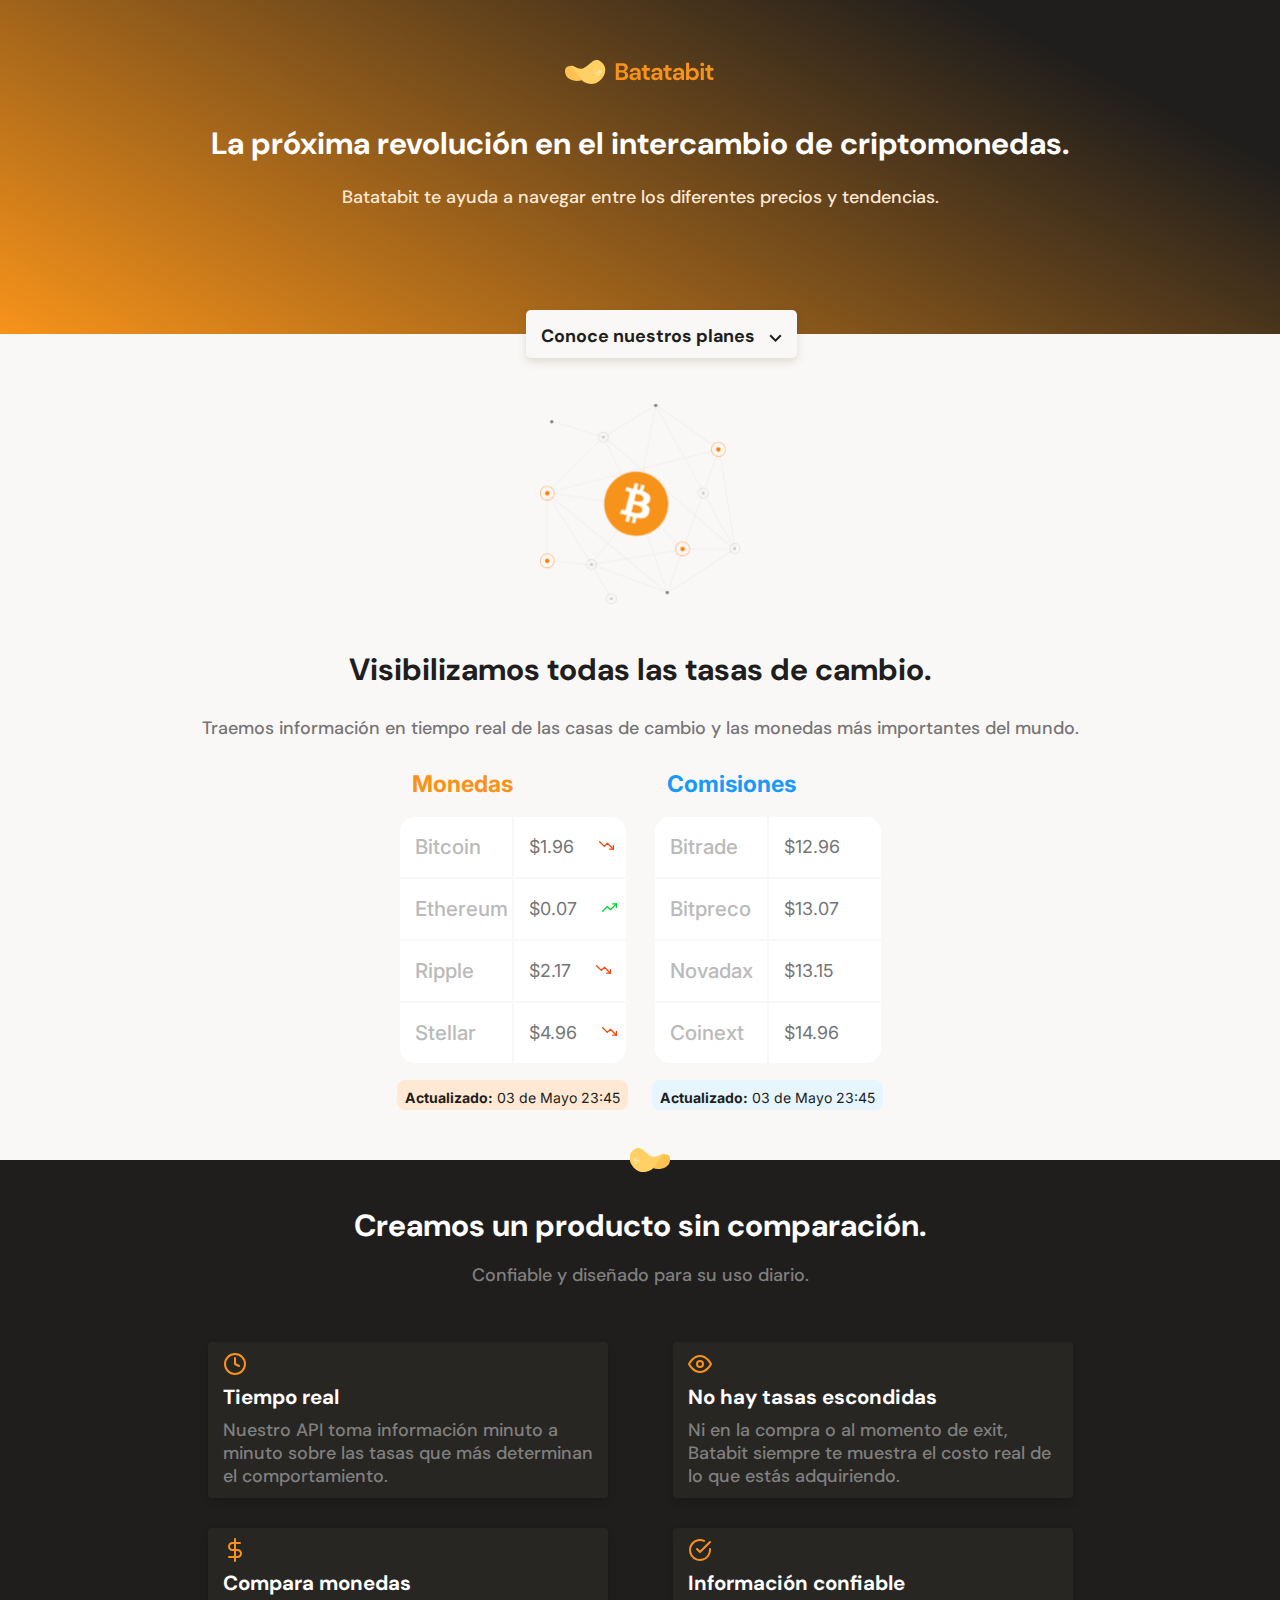
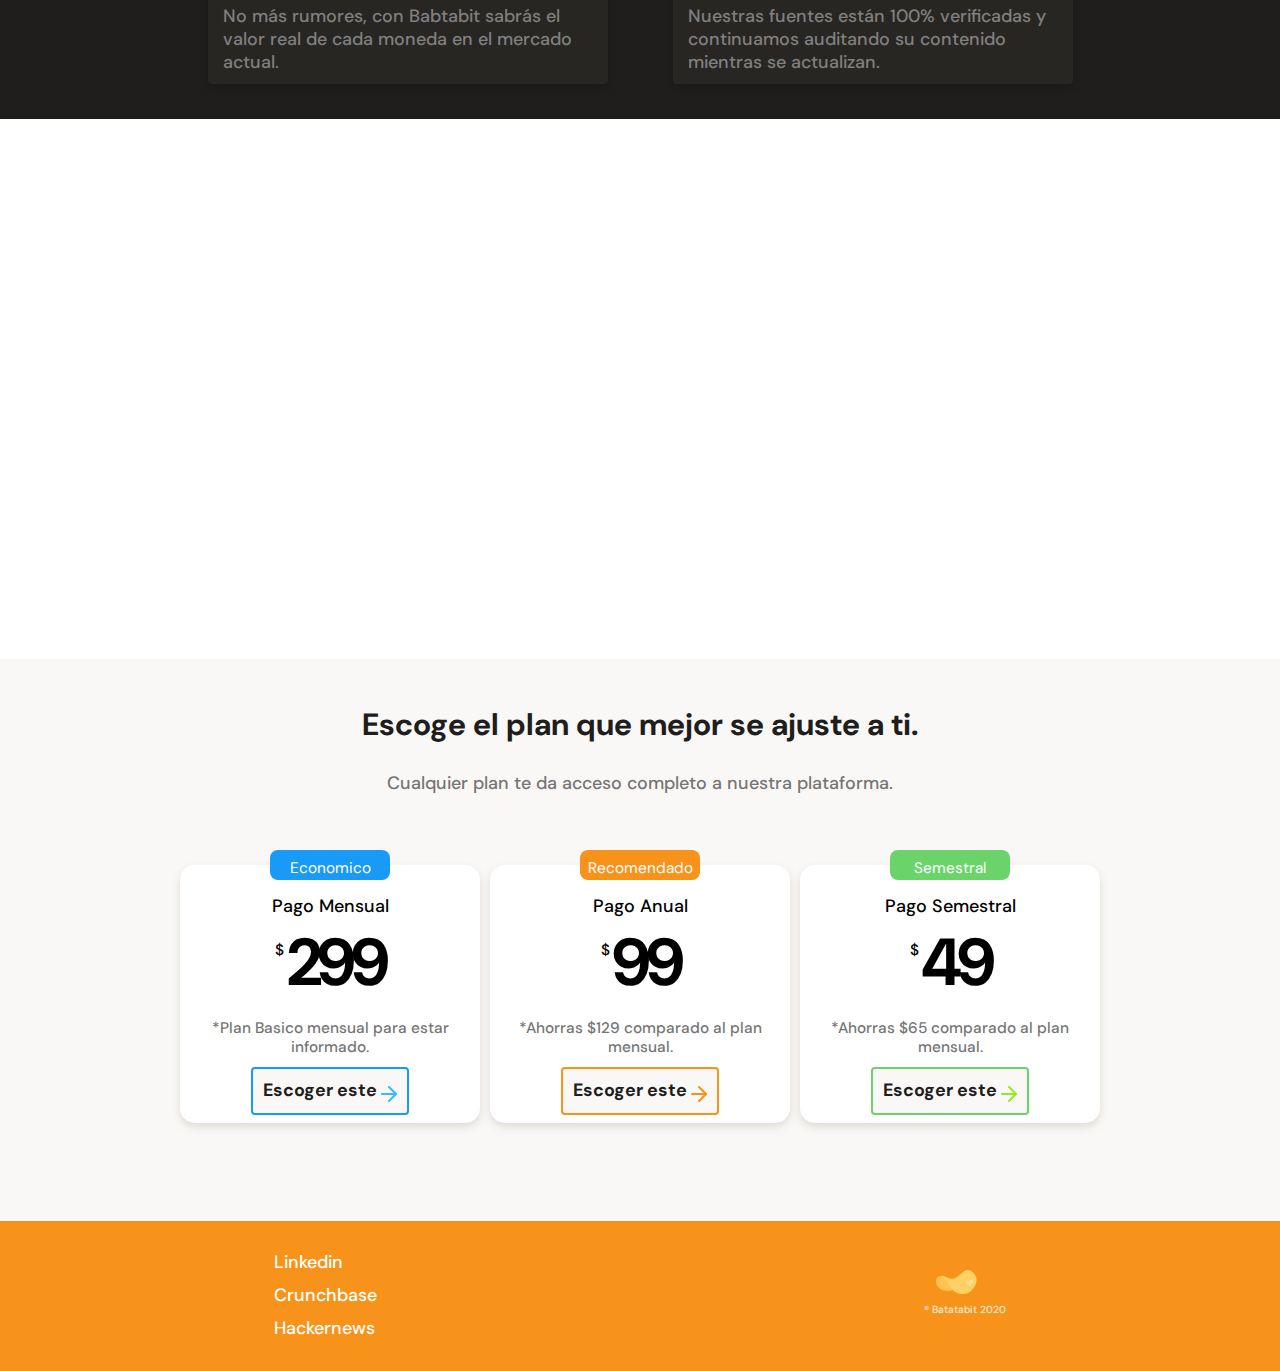
<file: index.html>
<!DOCTYPE html>
<html lang="en">
    <head>
    <meta charset="UTF-8" />
    <meta http-equiv="X-UA-Compatible" content="IE=edge" />
    <meta name="viewport" content="width=hea, initial-scale=1.0" />
    <link rel="preconnect" href="https://fonts.gstatic.com" />
    <link
      href="https://fonts.googleapis.com/css2?family=DM+Sans:wght@400;500;700&family=Inter:wght@300;500&display=swap"
      rel="stylesheet"
    />
    <link rel="stylesheet" href="./style.css" />
    <link rel="stylesheet" href="./css/tablet.css" media="(min-width: 930px)">
    <title>Document</title>
  </head>
  <body>
    <header>
      <figure>
        <img src="./assets/img/logo.svg" alt="" />
      </figure>
      <div class="header--title-container">
        <h1>La próxima revolución en el intercambio de criptomonedas.</h1>
        <p>
          Batatabit te ayuda a navegar entre los diferentes precios y
          tendencias.
        </p>
        <a href="#recomendado" class="header--button"
          >Conoce nuestros planes <span></span
        ></a>
      </div>
    </header>
    <main>
      <section class="main-exchange-container">
        <figure class="backgroundImg"></figure>
        <div class="main-exchange-container--title">
          <h2>Visibilizamos todas las tasas de cambio.</h2>
          <p>
            Traemos información en tiempo real de las casas de cambio y las
            monedas más importantes del mundo.
          </p>
        </div>
        <section class="main-tables-container">
          <div class="main-currency-table">
            <p>Monedas</p>
            <div class="currency-table--container">
              <table>
                <tr>
                  <td class="table__top-left">Bitcoin</td>
                  <td class="table__top-right table__right">
                    $1.96 <span class="down"></span>
                  </td>
                </tr>
                <tr>
                  <td>Ethereum</td>
                  <td class="table__right">$0.07 <span class="up"></span></td>
                </tr>
                <tr>
                  <td>Ripple</td>
                  <td class="table__right">$2.17 <span class="down"></span></td>
                </tr>
                <tr>
                  <td class="table__bottom-left">Stellar</td>
                  <td class="table__bottom-right table__right">
                    $4.96 <span class="down"></span>
                  </td>
                </tr>
              </table>
            </div>
            <div class="currency-table--date">
              <p><b>Actualizado:</b> 03 de Mayo 23:45</p>
            </div>
          </div>
          <div class="main-currency-table2">
            <p class="main-currency-title2">Comisiones</p>
            <div class="currency-table2--container">
              <table>
                <tr>
                  <td class="table__top-left">Bitrade</td>
                  <td class="table__top-right table__right">
                    $12.96
                  </td>
                </tr>
                <tr>
                  <td>Bitpreco</td>
                  <td class="table__right">$13.07 </td>
                </tr>
                <tr>
                  <td>Novadax</td>
                  <td class="table__right">$13.15 </td>
                </tr>
                <tr>
                  <td class="table__bottom-left">Coinext</td>
                  <td class="table__bottom-right table__right">
                    $14.96 </td>
                </tr>
              </table>
            </div>
            <div class="currency-table2--date">
              <p><b>Actualizado:</b> 03 de Mayo 23:45</p>
            </div>
        </section>
      </section>
      <section class="main-product-detail">
        <span class="product-detail--batata-logo"></span>
        <div class="product-detail--title">
          <h2>Creamos un producto sin comparación.</h2>
          <p>Confiable y diseñado para su uso diario.</p>
        </div>        
          <section class="product-cards--container">
            <article class="product-detail--card">
              <span class="icon-card clock"></span>
              <p class="product--card-title">Tiempo real</p>
              <p class="product--card-body">Nuestro API toma información minuto a minuto sobre las tasas que más determinan el comportamiento.</p>
            </article>
            <article class="product-detail--card">
              <span class="icon-card eye"></span>
              <p class="product--card-title">No hay tasas escondidas</p>
              <p class="product--card-body">Ni en la compra o al momento de exit, Batabit siempre te muestra el costo real de lo que estás adquiriendo.</p>
            </article>
            <article class="product-detail--card">
              <span class="icon-card money"></span>
              <p class="product--card-title">Compara monedas</p>
              <p class="product--card-body">No más rumores, con Babtabit sabrás el valor real de cada moneda en el mercado actual.</p>
            </article>
            <article class="product-detail--card">
              <span class="icon-card check"></span>
              <p class="product--card-title">Información confiable</p>
              <p class="product--card-body">Nuestras fuentes están 100% verificadas y continuamos auditando su contenido mientras se actualizan.</p>
            </article>
         </section>        
    </main>
      <section class="bitcoin-img-container">
        <h2>Conócelo hoy.</h2>
      </section>
      <section id="plans" class="main-plans--container">
          <div class="plans--title">
            <h2>Escoge el plan que mejor se ajuste a ti.</h2>
            <p>Cualquier plan te da acceso completo a nuestra plataforma.</p>
          </div>
          <section class="plans-container--slider">
            <article id="economico" class="plan-container--card">
              <p class="economic">Economico</p>
              <div class="plan-info-container">
                <h3 class="plan-card--title">Pago Mensual</h3>
                <p class="plan-card--price"><sup>$</sup> 299</p>
                <p class="plan-card--saving">*Plan Basico mensual para estar informado.</p>
                <button class="plan-card-econo--ca">Escoger este<span></span></button>
              </div>
            </article>
            <article id="recomendado" class="plan-container--card">
              <p class="recomended">Recomendado</p>
              <div class="plan-info-container">
                <h3 class="plan-card--title">Pago Anual</h3>
                <p class="plan-card--price"><sup>$</sup> 99</p>
                <p class="plan-card--saving">*Ahorras $129 comparado al plan mensual.</p>
                <button class="plan-card--ca">Escoger este<span></span></button>
              </div>
            </article>   
            <article class="plan-container--card">
              <p class="semestral">Semestral</p>
              <div class="plan-info-container">
                <h3 class="plan-card--title">Pago Semestral</h3>
                <p class="plan-card--price"><sup>$</sup> 49</p>
                <p class="plan-card--saving">*Ahorras $65 comparado al plan mensual.</p>
                <button class="plan-card-semes--ca">Escoger este<span></span></button>
              </div>
            </article>
          </section>
      </section>
    
    <footer>
      <ul>
        <li>Linkedin</li>
        <li>Crunchbase</li>
        <li>Hackernews</li>
      </ul>
      <section class="footer__logo"> 
        <span></span>
        <p>® Batatabit 2020</p>
      </section>
      
    </footer>
  </body>
</html>
</file>
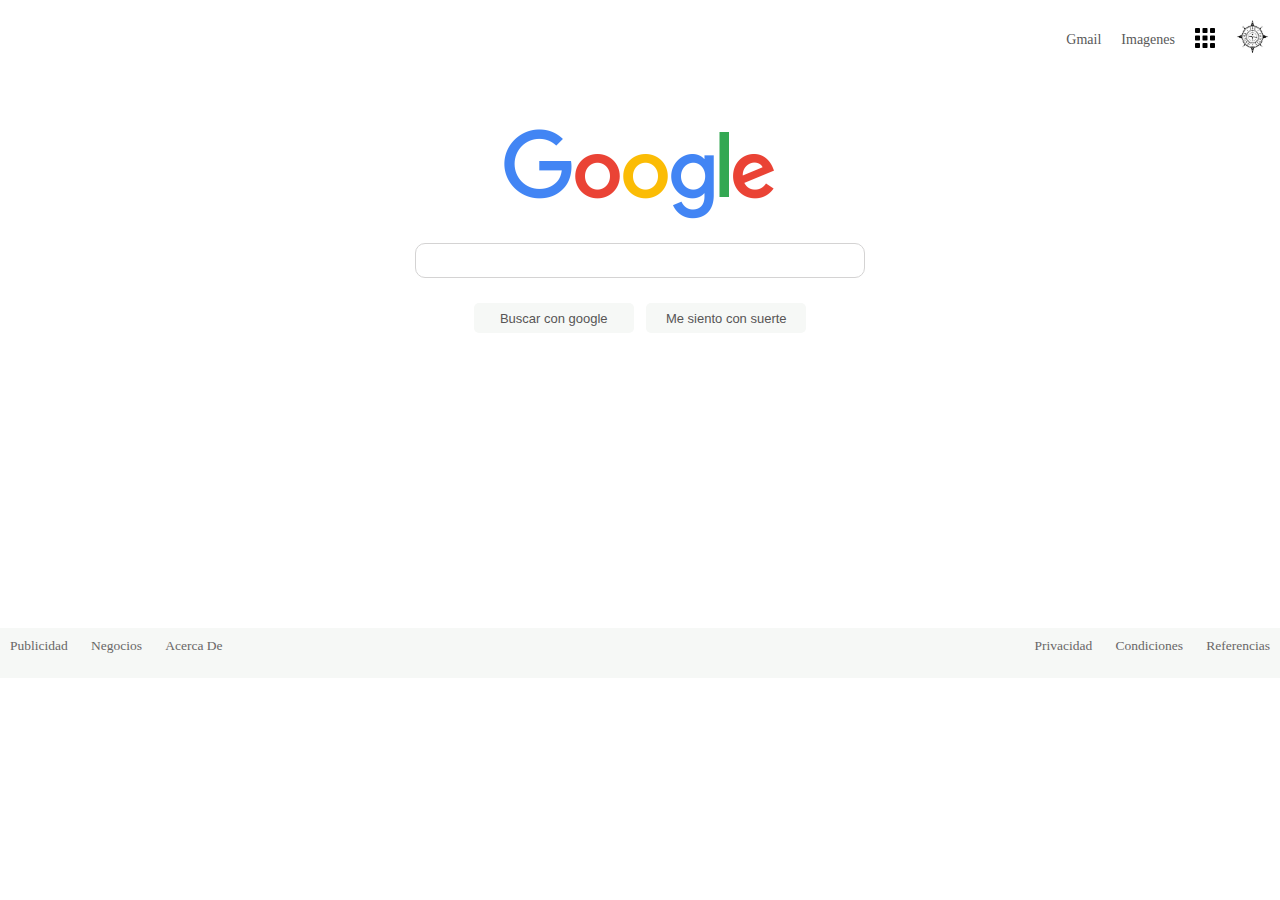
<file: google/index.html>
<!DOCTYPE html>
<html lang="en">
  <head>
    <meta charset="UTF-8" />
    <meta http-equiv="X-UA-Compatible" content="IE=edge" />
    <meta name="viewport" content="width=device-width, initial-scale=1.0" />
    <link rel="stylesheet" href="style.css" />
    <title>Document</title>
  </head>
  <body>
    <main>
      <header>
        <nav class="menu-header">
          <a href="">Gmail</a>
          <a href="">Imagenes</a>
          <a href=""><img src="./imagenes/menu.png" alt="menu google" /></a>
          <a href=""
            ><img id="usuario" src="./imagenes/usuario.jpg" alt=""
          /></a>
        </nav>
      </header>
      <section class="contenedor">
        <section class="imagen_google">
          <img src="./imagenes/google logo.png" alt="google logo" />
        </section>
        <section class="buscador">
          <input type="text" id="nombre" />
        </section>
        <section class="botones">
          <input type="button" value="Buscar con google" />
          <input type="button" value="Me siento con suerte" />
        </section>
      </section>
      <footer>
        <section class="menu_footer_1">
          <a href="">Publicidad</a>
          <a href="">Negocios</a>
          <a href="">Acerca De</a>
        </section>
        <section class="menu_footer_2">
          <a href="">Privacidad</a>
          <a href="">Condiciones</a>
          <a href="">Referencias</a>
        </section>
      </footer>
    </main>
  </body>
</html>
</file>
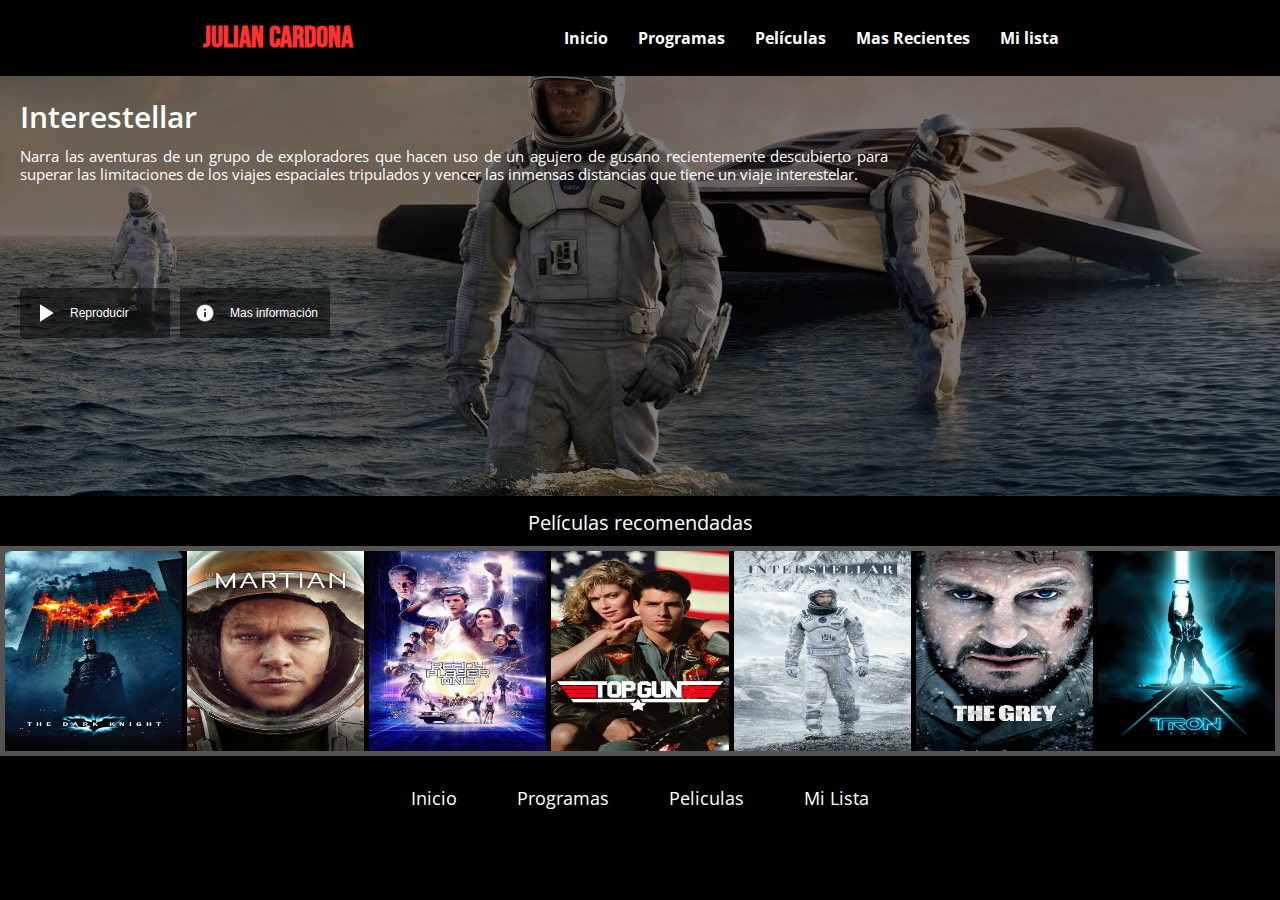
<file: netflix/index.html>
<!DOCTYPE html>
<html lang="en">
  <head>
    <meta charset="UTF-8" />
    <meta http-equiv="X-UA-Compatible" content="IE=edge" />
    <meta name="viewport" content="width=device-width, initial-scale=1.0" />
    <link rel="preconnect" href="https://fonts.gstatic.com" />
    <link rel="preconnect" href="https://fonts.gstatic.com" />
    <link
      href="https://fonts.googleapis.com/css2?family=Bebas+Neue&family=Open+Sans:wght@300&display=swap"
      rel="stylesheet"
    />
    <link
      rel="stylesheet"
      href="https://use.fontawesome.com/releases/v5.8.1/css/all.css"
      integrity="sha384-50oBUHEmvpQ+1lW4y57PTFmhCaXp0ML5d60M1M7uH2+nqUivzIebhndOJK28anvf"
      crossorigin="anonymous"
    />
    <link rel="stylesheet" href="./style.css" />
    <link rel="stylesheet" href="./css/tablet.css" media="(min-width: 520px)" />
    <link
      rel="stylesheet"
      href="./css/desktop.css"
      media="(min-width: 760px)"
    />
    <title>Clone Netflix</title>
  </head>
  <body>
    <header>
      <h1>Julian Cardona</h1>
      <nav class="header-ul">
        <ul class="menu-header">
          <li><a href="#0">Inicio</a></li>
          <li><a href="#0">Programas</a></li>
          <li><a href="">Películas</a></li>
          <li><a href="">Mas Recientes</a></li>
          <li><a href="">Mi lista</a></li>
        </ul>
      </nav>
    </header>
    <main>
      <section class="container">
        <span class="container-img"></span>
        <div class="container-description">
          <h2 class="container-title">Interestellar</h2>
          <p class="container-info">
            Narra las aventuras de un grupo de exploradores que hacen uso de un
            agujero de gusano recientemente descubierto para superar las
            limitaciones de los viajes espaciales tripulados y vencer las
            inmensas distancias que tiene un viaje interestelar.
          </p>
        </div>
        <div class="container-bottoms">
          <button class="bottom1"><span></span>Reproducir</button>
          <button class="bottom2"><span></span>Mas información</button>
        </div>
      </section>
    </main>
    <section class="container-movies">
      <p>Películas recomendadas</p>
      <figure class="container-movies-img">
        <img
          class="img"
          src="./imgs/darkknight.jpg"
          alt="caballero de la noche"
        />
        <img src="./imgs/martian.jpg" alt="el marciano" />
        <img src="./imgs/readyplayerone.jpg" alt="ready player one" />
        <img src="./imgs/topgun.jpg" alt="top gun" />
        <img src="./imgs/interestelar.jpg" alt="interestelar" />
        <img src="./imgs/thegray.jpg" alt="the gray" />
        <img src="./imgs/tron.jpg" alt="tron" />
      </figure>
    </section>
    <footer>
      <ul class="menu">
        <li>
          <a href="#0">
            <span>Inicio</span>
            <span>
              <i class="fas fa-home" aria-hidden="true"></i>
            </span>
          </a>
        </li>
        <li>
          <a href="#0">
            <span>Programas</span>
            <span>
              <i class="fas fa-ticket-alt" aria-hidden="true"></i>
            </span>
          </a>
        </li>
        <li>
          <a href="#0">
            <span>Peliculas</span>
            <span>
              <i class="fas fa-video" aria-hidden="true"></i>
            </span>
          </a>
        </li>
        <li>
          <a href="#0">
            <span>Mi Lista</span>
            <span>
              <i class="fas fa-tasks" aria-hidden="true"></i>
            </span>
          </a>
        </li>
      </ul>
    </footer>
  </body>
</html>
</file>
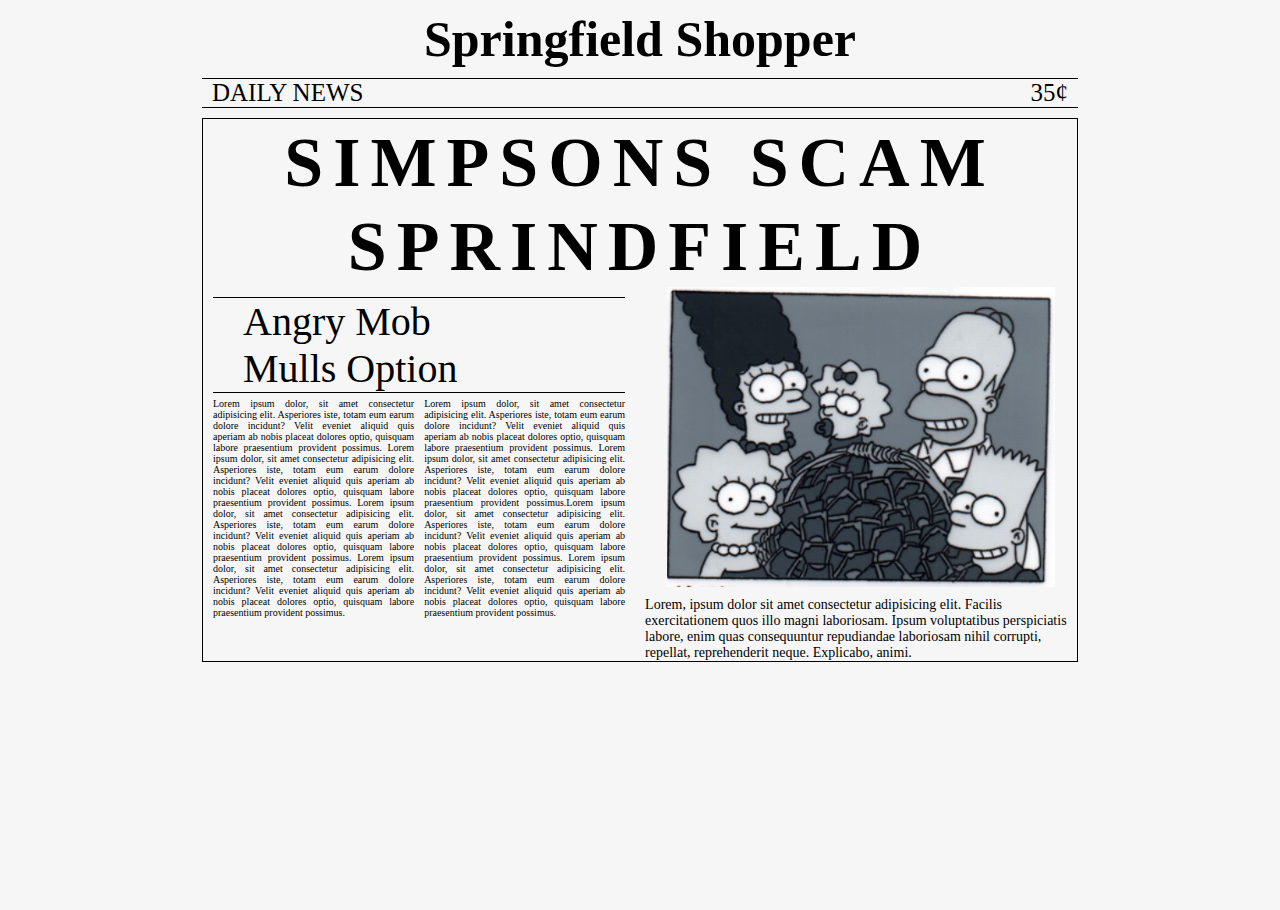
<file: periodico los simpson/index.html>
<!DOCTYPE html>
<html lang="en">
  <head>
    <meta charset="UTF-8" />
    <meta http-equiv="X-UA-Compatible" content="IE=edge" />
    <meta name="viewport" content="width=device-width, initial-scale=1.0" />
    <link rel="stylesheet" href="./style.css" />
    <title>Periodico los simpsons</title>
  </head>
  <body>
    <header>
      <nav>
        <h1>Springfield Shopper</h1>
        <div class="daily">
          <p>DAILY NEWS</p>
          <p>35¢</p>
        </div>
      </nav>
    </header>
    <main>
      <section class="contenedor">
        <div class="contenedor_titulo">
          <h1>SIMPSONS SCAM</h1>
          <h1>SPRINDFIELD</h1>
        </div>
        <div class="contenedor_noticia">
          <div class="contenedor_noticia_texto">
            <p>Angry Mob</p>
            <p>Mulls Option</p>
            <div class="contenedor_noticia_texto_span">
              <span>
                Lorem ipsum dolor, sit amet consectetur adipisicing elit.
                Asperiores iste, totam eum earum dolore incidunt? Velit eveniet
                aliquid quis aperiam ab nobis placeat dolores optio, quisquam
                labore praesentium provident possimus. Lorem ipsum dolor, sit
                amet consectetur adipisicing elit. Asperiores iste, totam eum
                earum dolore incidunt? Velit eveniet aliquid quis aperiam ab
                nobis placeat dolores optio, quisquam labore praesentium
                provident possimus. Lorem ipsum dolor, sit amet consectetur
                adipisicing elit. Asperiores iste, totam eum earum dolore
                incidunt? Velit eveniet aliquid quis aperiam ab nobis placeat
                dolores optio, quisquam labore praesentium provident possimus.
                Lorem ipsum dolor, sit amet consectetur adipisicing elit.
                Asperiores iste, totam eum earum dolore incidunt? Velit eveniet
                aliquid quis aperiam ab nobis placeat dolores optio, quisquam
                labore praesentium provident possimus.
              </span>
              <span>
                Lorem ipsum dolor, sit amet consectetur adipisicing elit.
                Asperiores iste, totam eum earum dolore incidunt? Velit eveniet
                aliquid quis aperiam ab nobis placeat dolores optio, quisquam
                labore praesentium provident possimus. Lorem ipsum dolor, sit
                amet consectetur adipisicing elit. Asperiores iste, totam eum
                earum dolore incidunt? Velit eveniet aliquid quis aperiam ab
                nobis placeat dolores optio, quisquam labore praesentium
                provident possimus.Lorem ipsum dolor, sit amet consectetur
                adipisicing elit. Asperiores iste, totam eum earum dolore
                incidunt? Velit eveniet aliquid quis aperiam ab nobis placeat
                dolores optio, quisquam labore praesentium provident possimus.
                Lorem ipsum dolor, sit amet consectetur adipisicing elit.
                Asperiores iste, totam eum earum dolore incidunt? Velit eveniet
                aliquid quis aperiam ab nobis placeat dolores optio, quisquam
                labore praesentium provident possimus.
              </span>
            </div>
          </div>
          <div class="contenedor_noticia_imagen">
            <figure>
              <img src="./Imagenes/imagen simpsons.png" alt="" />
              <p>
                Lorem, ipsum dolor sit amet consectetur adipisicing elit.
                Facilis exercitationem quos illo magni laboriosam. Ipsum
                voluptatibus perspiciatis labore, enim quas consequuntur
                repudiandae laboriosam nihil corrupti, repellat, reprehenderit
                neque. Explicabo, animi.
              </p>
            </figure>
          </div>
        </div>
      </section>
    </main>
    <footer></footer>
  </body>
</html>
</file>
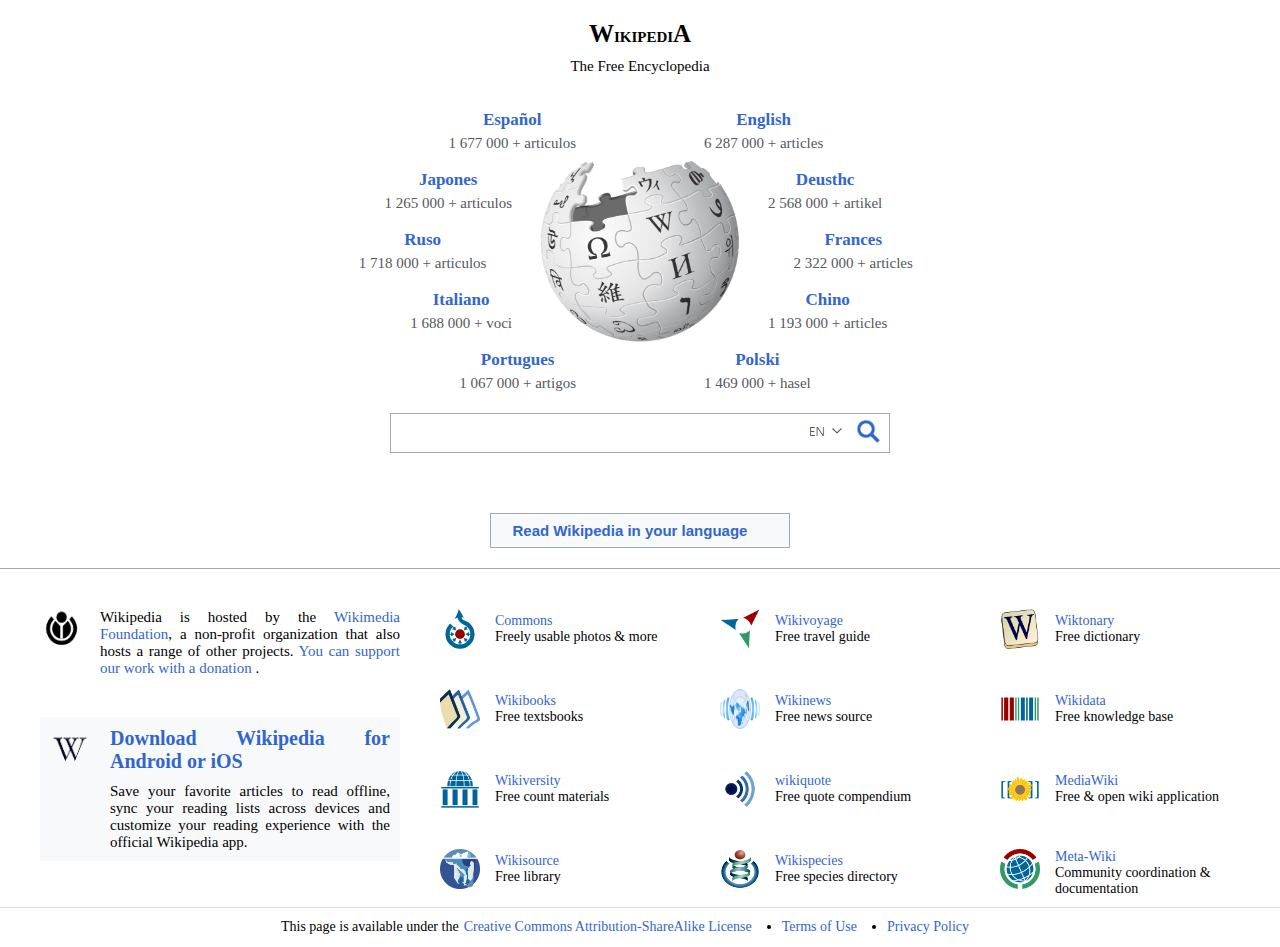
<file: wikipedia/index.html>
<!DOCTYPE html>
<html lang="en">
  <head>
    <meta charset="UTF-8" />
    <meta http-equiv="X-UA-Compatible" content="IE=edge" />
    <meta name="viewport" content="width=device-width, initial-scale=1.0" />
    <link rel="stylesheet" href="./style.css" />
    <title>Wikipedia</title>
  </head>
  <body>
    <header>
      <nav>
        <h1 class="titulo_wiki">WIKIPEDI<span>A</span></h1>
        <p>The Free Encyclopedia</p>
      </nav>
    </header>
    <main>
      <section class="contenedor_principal">
        <section class="idiomas">
        <div class="espanol">
          <h3>Español</h3>
          <span>1 677 000 + articulos</span>
        </div>
        <div class="English">
          <h3>English</h3>
          <span>6 287 000 + articles</span>
        </div>
        <div class="Japones">
          <h3>Japones</h3>
          <span>1 265 000 + articulos</span>
        </div>
        <div class="Deustch">
          <h3>Deusthc</h3>
          <span>2 568 000 + artikel</span>
        </div>
        <div class="Ruso">
          <h3>Ruso</h3>
          <span>1 718 000 + articulos</span>
        </div>
        <div class="Frances">
          <h3>Frances</h3>
          <span>2 322 000 + articles</span>
        </div>
        <div class="Italiano">
          <h3>Italiano</h3>
          <span>1 688 000 + voci</span>
        </div>
        <div class="Chino">
          <h3>Chino</h3>
          <span>1 193 000 + articles</span>
        </div>
        <div class="Portugues">
          <h3>Portugues</h3>
          <span>1 067 000 + artigos</span>
        </div>
        <div class="Polski">
          <h3>Polski</h3>
          <span>1 469 000 + hasel</span>
        </div>
        </section>
        
        <div class="logo_wiki">
          <img src="./Imagenes/logo wikipedia.png" alt="logo wikipedia" />
        </div>
      </section>
      <section class="buscador">
        <div class="buscador_contenedor">
          <input type="text" />
          <span class="idioma"><img src="./Imagenes/idioma icon.png" alt="" /></span>
          <span class="logo_buscar"
            ><img src="./Imagenes/search icon.png" alt=""
          /></span>
        </div>
      </section>
      <section>
        <div class="leer_lenguaje">
          <input list="cursos" value="Read Wikipedia in your language" />
          <datalist id="cursos">
            <option value="Espanol"></option>
            <option value="Ingles"></option>
            <option value="Japones"></option>
          </datalist>      
      </section>
      <section class="container">
         <div class="container1">
          <div class="container1_div">
          <img class="wikimedia" src="./Imagenes/wikimedia icon.png" alt="">
          <p>Wikipedia is hosted by the <a href="">Wikimedia Foundation</a>, a non-profit organization that also hosts a range of other projects.
          <a href="">You can support our work with a donation</a> .</p>
          </div>
          <div class="container1_div2">
            <img class="wikidownload" src="./Imagenes/wiki_download-fondo.png" alt="">
            <div class="wikidownload_text">
            <h1><a href=""> Download Wikipedia for Android or iOS</a></h1>
            <p>Save your favorite articles to read offline, sync your reading lists across devices and customize your reading experience with the official Wikipedia app.</p>
            </div>
          </div>
        </div>
         <div class="container2">
           <div class="container2_div">
              <img src="./Imagenes/Commons-logo.svg" alt="">
              <div class="commons_text">
              <span ><a href="">Commons</a></span>
              <span >Freely usable photos & more</span>
              </div>
           </div>
            <div class="container2_div2">
              <img src="./Imagenes/wikibooks.png" alt="">
              <div class="wikibooks_text">
              <span><a href="">Wikibooks</a></span>
              <span>Free textsbooks</span>
              </div>
            </div>
            <div class="container2_div3">
              <img src="./Imagenes/wikiversity.png" alt="">
              <div class="wikiversity_text">
              <span><a href="">Wikiversity</a></span>
              <span>Free count materials</span>
              </div>
            </div>
            <div class="container2_div4">
              <img src="./Imagenes/wikisource.png" alt="">
              <div class="wikisource_text">
              <span><a href="">Wikisource</a></span>
              <span>Free library</span>
              </div>
            </div>
         </div>
         <div class="container3">
           <div class="container3_div">
              <img src="./Imagenes/wikivoyage.png" alt="">
              <div class="container3_text">
              <span><a href="">Wikivoyage</a></span>
              <span>Free travel guide</span>
              </div>
           </div>
            <div class="container3_div2">
              <img src="./Imagenes/wikinews.png" alt="">
              <div class="container3_text">
              <span><a href="">Wikinews</a></span>
              <span>Free news source</span>
              </div>
            </div>
            <div class="container3_div3">
              <img src="./Imagenes/wikiquote.png" alt="">
              <div class="container3_text">
              <span><a href="">wikiquote</a></span>
              <span>Free quote compendium</span>
              </div>
            </div>
            <div class="container3_div4">
              <img src="./Imagenes/wikispecies.png" alt="">
              <div class="container3_text">
              <span><a href="">Wikispecies</a></span>
              <span>Free species directory</span>
              </div>
            </div>
         </div>
         <div class="container4">
           <div class="container4_div">
              <img src="./Imagenes/wikctonary.png" alt="">
              <div class="container4_text">
              <span><a href="">Wiktonary</a></span>
              <span>Free dictionary</span>
              </div>
           </div>
            <div class="container4_div2">
              <img src="./Imagenes/wikidata.png" alt="">
              <div class="container4_text">
              <span><a href="">Wikidata</a></span>
              <span>Free knowledge base</span>
              </div>
            </div>
            <div class="container4_div3">
              <img src="./Imagenes/mediawiki.png" alt="">
              <div class="container4_text">
              <span><a href="">MediaWiki</a></span>
              <span>Free & open wiki application</span>
              </div>
            </div>
            <div class="container4_div4">
              <img src="./Imagenes/metawiki.png" alt="">
              <div class="container4_text">
              <span><a href="">Meta-Wiki</a></span>
              <span>Community coordination & documentation</span>
              </div>
            </div>
         </div>
     </section>
     <footer>
       <section class="menu_footer_container">
       <span class="menu_footer_text">This page is available under the </span>
      <ul class="menu_footer">
          <li><a href=""> Creative Commons Attribution-ShareAlike License</a></li>
          <li><a href="">Terms of Use </a> </li>
          <li><a href=""> Privacy Policy</a> </li>
        </ul>
</section>
    </footer>
    </main>
    
  </body>
</html>
</file>
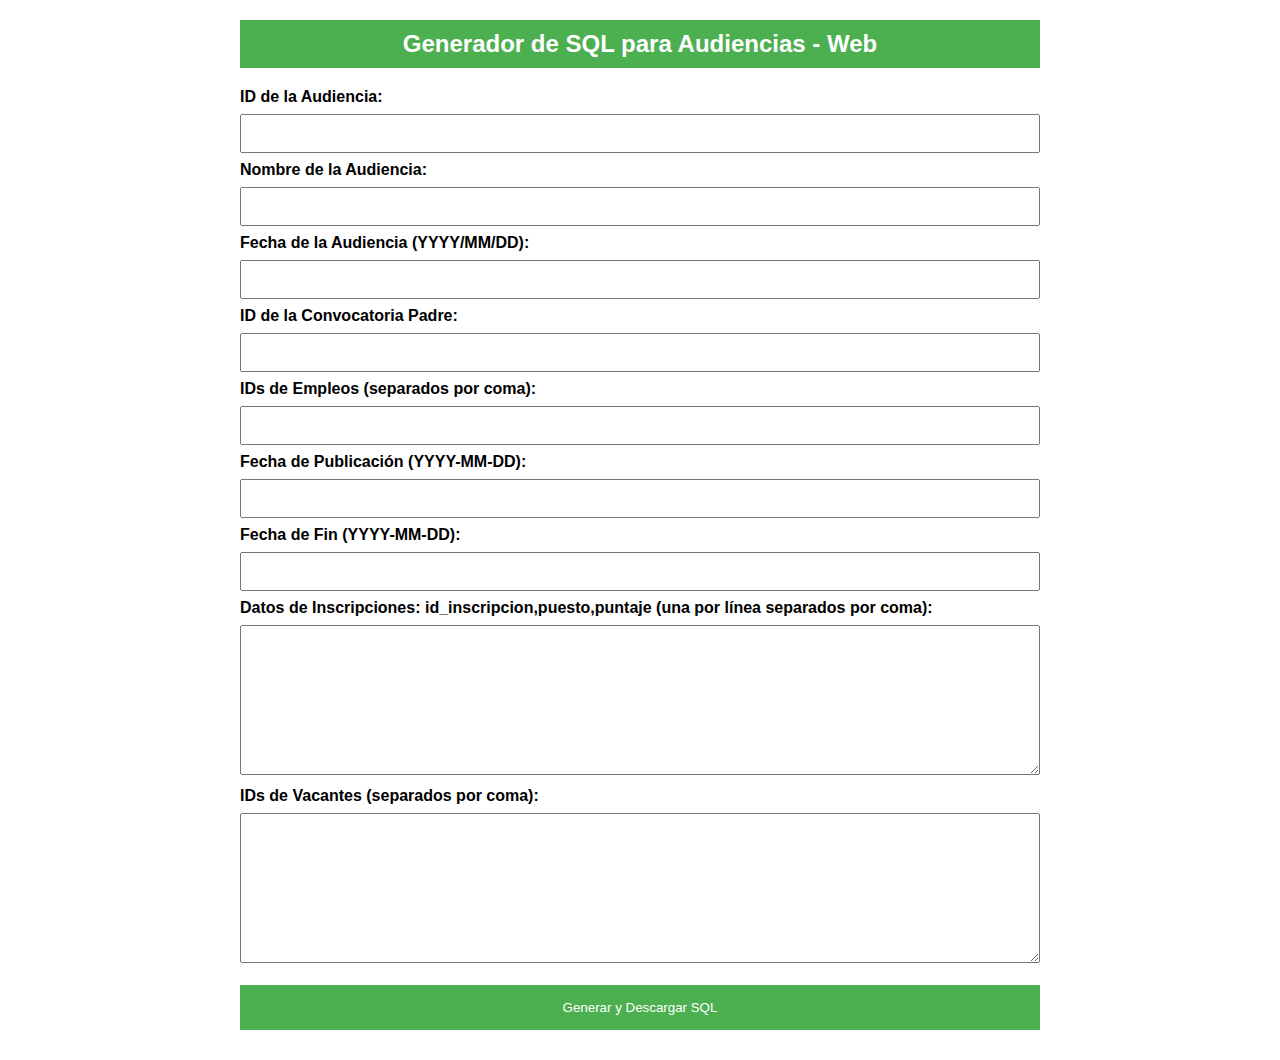
<file: generar sql audiencia.html>
<!DOCTYPE html>
<html lang="es">
<head>
    <meta charset="UTF-8">
    <meta name="viewport" content="width=device-width, initial-scale=1.0">
    <title>Generador de SQL para Audiencias - Web</title>
    <style>
        /* Estilos CSS para la página */
        body {
            font-family: Arial, sans-serif;
            margin: 20px;
        }

        .container {
            max-width: 800px;
            margin: auto;
        }

        h2 {
            background-color: #4CAF50;
            color: white;
            padding: 10px;
            text-align: center;
        }

        label {
            font-weight: bold;
        }

        input[type="text"], textarea {
            width: 100%;
            padding: 10px;
            margin: 8px 0;
            box-sizing: border-box;
        }

        textarea {
            height: 150px;
            resize: vertical;
        }

        button {
            background-color: #4CAF50;
            color: white;
            padding: 15px 20px;
            margin: 10px 0;
            border: none;
            cursor: pointer;
            width: 100%;
        }

        button:hover {
            opacity: 0.8;
        }

        .scrollable {
            overflow-y: auto;
            max-height: 200px;
        }
    </style>
</head>
<body>

<!-- Contenedor principal de la página -->
<div class="container">
    <h2>Generador de SQL para Audiencias - Web</h2>

    <!-- Formulario para ingresar datos de la audiencia -->
    <label for="audiencia_id">ID de la Audiencia:</label>
    <input type="text" id="audiencia_id">

    <label for="nombre_audiencia">Nombre de la Audiencia:</label>
    <input type="text" id="nombre_audiencia">

    <label for="fecha_audiencia">Fecha de la Audiencia (YYYY/MM/DD):</label>
    <input type="text" id="fecha_audiencia">

    <label for="convocatoria_id">ID de la Convocatoria Padre:</label>
    <input type="text" id="convocatoria_id">

    <label for="empleos">IDs de Empleos (separados por coma):</label>
    <input type="text" id="empleos">

    <label for="fecha_publica">Fecha de Publicación (YYYY-MM-DD):</label>
    <input type="text" id="fecha_publica">

    <label for="fecha_fin">Fecha de Fin (YYYY-MM-DD):</label>
    <input type="text" id="fecha_fin">

    <label for="inscripciones">Datos de Inscripciones: id_inscripcion,puesto,puntaje (una por línea separados por coma):</label>
    <textarea id="inscripciones" class="scrollable"></textarea>

    <label for="vacantes">IDs de Vacantes (separados por coma):</label>
    <textarea id="vacantes" class="scrollable"></textarea>

    <!-- Botón para generar y descargar el SQL -->
    <button onclick="generateSQL()">Generar y Descargar SQL</button>
</div>

<script>
    /**
     * Función principal para generar las sentencias SQL y descargar el archivo.
     * Esta función se ejecuta cuando el usuario hace clic en el botón "Generar y Descargar SQL".
     */
    function generateSQL() {
        // Obtener valores de los campos del formulario
        const audienciaId = document.getElementById('audiencia_id').value;
        const nombreAudiencia = document.getElementById('nombre_audiencia').value;
        const fechaAudiencia = document.getElementById('fecha_audiencia').value;
        const convocatoriaId = document.getElementById('convocatoria_id').value;
        const empleos = document.getElementById('empleos').value.split(',');
        const fechaPublica = document.getElementById('fecha_publica').value;
        const fechaFin = document.getElementById('fecha_fin').value;
        const inscripciones = document.getElementById('inscripciones').value.split('\n');
        const vacantes = document.getElementById('vacantes').value.split('\n');

        // Array para almacenar todas las sentencias SQL generadas
        let sqlStatements = [];

        // 1. Generar la sentencia para la tabla "audiencia"
        sqlStatements.push(`--1 audiencia`);
        sqlStatements.push(`INSERT INTO audiencia (id, nombre, fecha, convocatoria_id, publica, marcar_todo) VALUES (${audienciaId}, '${nombreAudiencia}', '${fechaAudiencia}', ${convocatoriaId}, true, true);`);
        // Esta sentencia inserta un nuevo registro en la tabla "audiencia" con los datos proporcionados por el usuario.

        // 2. Generar sentencias para la tabla "audiencia_empleo"
        sqlStatements.push(`\n--2 audiencia empleo`);
        empleos.forEach(empleo => {
            sqlStatements.push(`INSERT INTO audiencia_empleo (id, audiencia_id, empleo_id) VALUES (nextval('hibernate_sequence'), ${audienciaId}, ${empleo.trim()});`);
        });
        // Estas sentencias insertan registros en la tabla "audiencia_empleo" para cada empleo asociado a la audiencia.
        // Se usa 'nextval('hibernate_sequence')' para generar IDs únicos automáticamente.

        // 3. Generar la sentencia para la tabla "publica_elegible"
        sqlStatements.push(`\n--3 publica elegible`);
        const fechaFinCompleta = `${fechaFin} 23:59:00`;
        sqlStatements.push(`INSERT INTO publica_elegible (id, fecha_publica, fecha_fin, fecha_registra, estado_publica_elegible, fecha_inicio, audiencia_id, tipo_publica_elegible) VALUES (${audienciaId}, '${fechaPublica}', '${fechaFinCompleta}', '${fechaPublica}', 'CREADA', '${fechaPublica}', ${audienciaId}, 'AU');`);
        // Esta sentencia inserta un registro en la tabla "publica_elegible" con la información de publicación de la audiencia.
        // Nota: Se añade la hora '23:59:00' a la fecha de fin para que cubra todo el día.

        // 4. Generar la sentencia para "homologa_empleo"
        sqlStatements.push(`\n--4 Homologa empleo`);
        empleos.forEach(empleo => {
            sqlStatements.push(`INSERT INTO homologa_empleo SELECT nextval('hibernate_sequence'), ae.id, ${empleo.trim()} FROM audiencia_empleo ae WHERE ae.audiencia_id = ${audienciaId} AND ae.empleo_id = ${empleo.trim()};`);
        });
        // Estas sentencias insertan registros en la tabla "homologa_empleo" para cada empleo asociado a la audiencia.
        // Esto parece ser una tabla de relación que vincula empleos con audiencias específicas.

        // 5. Generar sentencias para "publica_elegible_inscripcion"
        sqlStatements.push(`\n--5 Publica elegible inscripción`);
        inscripciones.forEach(inscripcion => {
            const [convocatoriaId, puesto, puntaje] = inscripcion.split(',');
            sqlStatements.push(`INSERT INTO publica_elegible_inscripcion (id, publica_elegible_id, inscripcion_convocatoria_id, puesto, sigue_concurso, puntaje, observacion, aprobado) VALUES (nextval('hibernate_sequence'), ${audienciaId}, ${convocatoriaId.trim()}, ${puesto.trim()}, true, ${puntaje.trim()}, NULL, false);`);
        });
        // Estas sentencias insertan registros en la tabla "publica_elegible_inscripcion" para cada inscripción.
        // Cada inscripción incluye información sobre la convocatoria, el puesto y el puntaje del candidato.

        // 6. Generar la sentencia para "prioridad_vacante"
        sqlStatements.push(`\n--6 Prioridades`);
        const vacantesStr = vacantes.map(vacante => vacante.trim()).join(',');
        sqlStatements.push(`INSERT INTO prioridad_vacante SELECT nextval('hibernate_sequence'), pei.id, vacante.id, null
FROM publica_elegible pe
INNER JOIN publica_elegible_inscripcion pei ON (pe.id = pei.publica_elegible_id)
INNER JOIN audiencia a ON (a.id = pe.audiencia_id)
INNER JOIN audiencia_empleo ae ON (a.id = ae.audiencia_id)
INNER JOIN empleo ON (ae.empleo_id = empleo.id)
INNER JOIN vacante ON (vacante.empleo_id = empleo.id)
INNER JOIN homologa_empleo he ON (he.audiencia_empleo_id = ae.id)
INNER JOIN empleo e2 ON (e2.id = he.empleo_homologa_id)
INNER JOIN publica_elegible pe2 ON (pe2.empleo_id = e2.id)
INNER JOIN publica_elegible_inscripcion pei2 ON (pei2.publica_elegible_id = pe2.id AND pei.inscripcion_convocatoria_id = pei2.inscripcion_convocatoria_id)
WHERE ae.audiencia_id = ${audienciaId} AND vacante.id IN (${vacantesStr})
GROUP BY 2,3;`);
        // Esta sentencia  inserta registros en la tabla "prioridad_vacante".
        
        // Unir todas las sentencias SQL en un solo string
        const sqlContent = sqlStatements.join('\n');

        // Crear un objeto Blob con el contenido SQL
        const blob = new Blob([sqlContent], { type: 'text/sql' });
        const url = URL.createObjectURL(blob);

        // Crear un elemento de enlace para descargar el archivo
        const link = document.createElement('a');
        link.href = url;
        link.download = `audiencia_sql_${new Date().toISOString().split('T')[0]}.sql`;

        // Simular un clic en el enlace para iniciar la descarga
        link.click();

        // Liberar el objeto URL después de la descarga para liberar memoria
        URL.revokeObjectURL(url);
    }
</script>

</body>
</html>
</file>
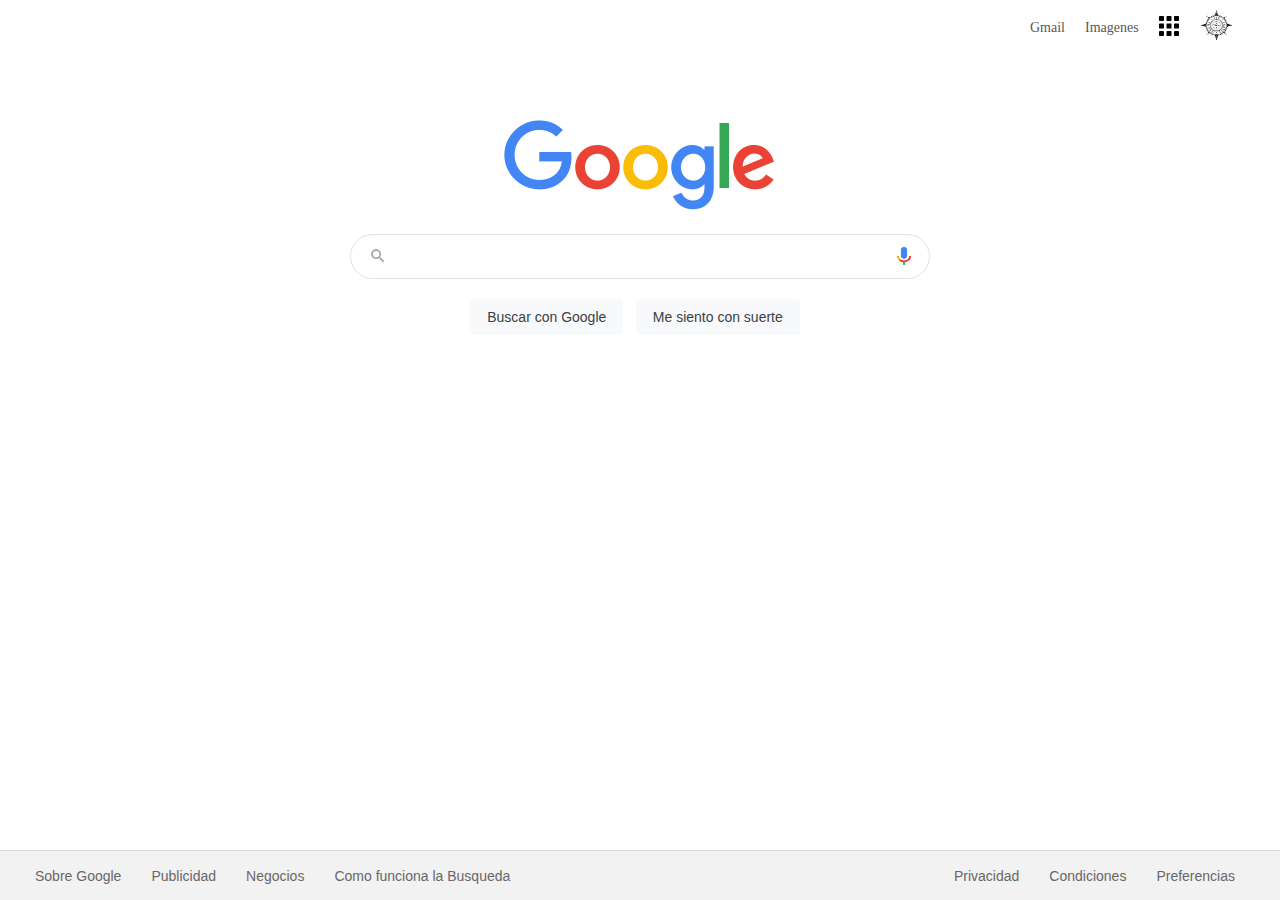
<file: google/index copy.html>
<!DOCTYPE html>
<html lang="en">
  <head>
    <meta charset="UTF-8" />
    <meta http-equiv="X-UA-Compatible" content="IE=edge" />
    <meta name="viewport" content="width=device-width, initial-scale=1.0" />
    <link rel="stylesheet" href="./style copy.css" />
    <title>Document</title>
  </head>
  <body>
    <header>
      <nav class="menu-header">
        <ul class="menu-header_ul">
          <li><a href="http://">Gmail</a></li>
          <li><a href="http://">Imagenes</a></li>
          <li>
            <a href="http://"
              ><img src="./imagenes/menu.png" alt="menu google"
            /></a>
          </li>
          <li>
            <a href="http://"
              ><img id="usuario" src="./imagenes/usuario.jpg" alt="usuario"
            /></a>
          </li>
        </ul>
        <!-- <a href="">Gmail</a>
          <a href="">Imagenes</a>
          <a href=""><img src="./imagenes/menu.png" alt="menu google" /></a>
          <a href=""
            ><img id="usuario" src="./imagenes/usuario.jpg" alt=""
          /></a> -->
      </nav>
    </header>
    <main>
      <section class="contenedor">
        <section class="imagen_google">
          <img src="./imagenes/google logo.png" alt="google logo" />
        </section>
        <section class="buscador">
          <div class="buscador_container">
            <span class="buscador_icono">
              <img src="./imagenes/2x/outline_search_black_24dp.png" alt="" />
            </span>
            <input type="text" />
            <a class="buscador_microf" href=""
              ><img src="./imagenes/microfono.png" alt=""
            /></a>
          </div>
        </section>
        <section class="botones">
          <div>
            <button>Buscar con Google</button>
          </div>
          <div>
            <button>Me siento con suerte</button>
          </div>
        </section>
      </section>
      <footer>
        <ul class="menu_footer_1">
          <li><a href="http://">Sobre Google</a></li>
          <li><a href="http://">Publicidad</a></li>
          <li><a href="http://">Negocios</a></li>
          <li><a href="http://">Como funciona la Busqueda</a></li>
        </ul>
        <ul class="menu_footer_2">
          <li><a href="http://">Privacidad</a></li>
          <li><a href="http://">Condiciones</a></li>
          <li><a href="http://">Preferencias</a></li>
        </ul>
      </footer>
    </main>
  </body>
</html>
</file>
<file: style.css>
/* 
font-family: 'Inter', sans-serif; */

/*
Forma de crear los estilos
1.posicionamiento
2.modelo cahaa BOX MODEL
3.tipografia
4.visuales
5.otros
*/
:root {
  /*colores*/
  --bitcoin-orange: #f7931a;
  --soft-orange: #ffe9d5;
  --secundary-blue: #1a9af7;
  --soft-blue: #e7f5ff;
  --warm-black: #201e1c;
  --black: #282623;
  --grey: #bababa;
  --off-white: #faf8f7;
  --just-white: #fff;
}

* {
  box-sizing: border-box;
  margin: 0;
  padding: 0;
}

html {
  font-size: 62.5%;
  font-family: "DM Sans", sans-serif;
  scroll-behavior: smooth;
}

header {
  position: relative;
  display: flex;
  flex-direction: column;
  justify-content: center;
  width: 100%;
  min-width: 320px;
  height: 334px;
  text-align: center;
  background: linear-gradient(207.8deg, #201e1c 16.69%, #f7931a 100%);
}

header img {
  width: 150px;
  height: 24px;
  margin-top: 60px;
  align-self: center;
}
.header--title-container {
  width: 98%;
  min-width: 288px;
  max-width: 900px;
  height: 218px;
  margin-top: 40px;
  text-align: center;
  align-self: center;
}

.header--title-container h1 {
  font-size: 2.4rem;
  line-height: 2.6rem;
  font-weight: bold;
  color: var(--just-white);
}

.header--title-container p {
  margin-top: 25px;
  font-weight: 500;
  font-size: 1.4rem;
  line-height: 1.8rem;
  color: var(--soft-orange);
}

.header--title-container .header--button {
  position: absolute;
  top: 275px;
  left: calc(50% - 114.5px);
  display: block;
  margin-top: 35px;
  padding: 15px;
  height: 48px;
  background-color: var(--off-white);
  /*SOMBRA*/
  box-shadow: 0px 4px 8px rgba(89, 73, 30, 0.16);
  border: none;
  border-radius: 5px;
  font-weight: bold;
  font-size: 1.4rem;
  text-decoration: none;
  line-height: 1.8rem;
  color: var(--warm-black);
}

.header--button span {
  display: inline-block;
  width: 13px;
  height: 8px;
  margin-left: 10px;
  background-image: url("./assets/icons/down-arrow.svg");
}

main {
  width: 100%;
  min-width: 320px;
  height: auto;
  background-color: var(--off-white);
}

.main-exchange-container {
  width: 100%;
  height: auto;
  padding-top: 70px;
  padding-bottom: 30px;
  text-align: center;
}
.main-exchange-container--title {
  width: 90%;
  min-width: 288px;
  max-width: 900px;
  margin: 0 auto;
}
.backgroundImg {
  background-image: url("./assets/img/bitcoin.svg");
  background-repeat: no-repeat;
  background-size: cover;
  background-position: center;
  width: 200px;
  height: 200px;
  margin: 0 auto;
  margin-bottom: 50px;
}
.main-exchange-container--title h2 {
  margin-bottom: 30px;
  font-weight: bold;
  font-size: 2.4rem;
  line-height: 2.6rem;
  color: var(--warm-black);
}
.main-exchange-container--title p {
  margin-bottom: 30px;
  font-weight: 500;
  font-size: 1.4rem;
  line-height: 1.8rem;
  color: #757575;
}
.main-tables-container {
  display: flex;
  gap: 10px;
  width: 50%;
  min-width: 235px;
  max-width: 500px;
  margin: 0 auto;
  overflow-x: scroll;
  overflow-y: hidden;
  overscroll-behavior-x: contain;
  scroll-snap-type: x proximity;
}

.main-currency-table,
.main-currency-table2 {
  /* min-width: 235px;
  max-width: 500px; */
  height: 360px;
  margin: 0 auto;
  font-family: "Inter", sans-serif;
}

.main-tables-container .main-currency-table p {
  margin-bottom: 15px;
  font-weight: bold;
  font-size: 1.8rem;
  line-height: 2.3rem;
  color: var(--bitcoin-orange);
  text-align: left;
  padding-left: 15px;
}
.main-currency-table2 p {
  margin-bottom: 15px;
  font-weight: bold;
  font-size: 1.8rem;
  line-height: 2.3rem;
  color: var(--secundary-blue);
  text-align: left;
  padding-left: 15px;
}
.currency-table--container,
.currency-table2--container {
  width: 90%;
  min-width: 230px;
  max-width: 300px;
  height: 250px;
  margin: 0 auto;
}
.currency-table--container table,
.currency-table2--container table {
  width: 100%;
  height: 100%;
}
.currency-table--container td,
.currency-table2--container td {
  width: 50%;
  font-size: 1.6rem;
  font-weight: 500;
  line-height: 1.9rem;
  color: var(--grey);
  background-color: var(--just-white);
  text-align: left;
  padding-left: 15px;
}
/*BORDES DE LA TABLA*/
.table__top-left {
  border-radius: 15px 0px 0px 0px;
}
.table__top-right {
  border-radius: 0px 15px 0px 0px;
}
.table__bottom-left {
  border-radius: 0px 0px 0px 15px;
}
.table__bottom-right {
  border-radius: 0px 0px 15px 0px;
}
.currency-table--container .table__right,
.currency-table2--container .table__right {
  font-weight: normal;
  font-size: 1.4rem;
  line-height: 1.7rem;
  color: #757575;
}
/*IMAGENES ARRIBA Y ABAJO TABLA 1*/
.down {
  display: inline-block;
  background-image: url("./assets/icons/trending-down.svg");
  background-repeat: no-repeat;
  background-size: cover;
  background-position: center;
  width: 15px;
  height: 15px;
  margin-left: 20px;
}
.up {
  display: inline-block;
  background-image: url("./assets/icons/trending-up.svg");
  background-repeat: no-repeat;
  background-size: cover;
  background-position: center;
  width: 15px;
  height: 15px;
  margin-left: 20px;
}
.currency-table--date {
  /* width: 200px; */
  height: 30px;
  background-color: var(--soft-orange);
  border-radius: 8px;
  margin: 0 auto;
  margin-top: 15px;
  padding: 8px;
}

.currency-table2--date {
  /* width: 200px; */
  height: 30px;
  background-color: var(--soft-blue);
  border-radius: 8px;
  margin: 0 auto;
  margin-top: 15px;
  padding: 8px;
}
.main-currency-table .currency-table--date p {
  font-size: 1.1rem;
  line-height: 1.5rem;
  color: var(--warm-black);
  padding: 0;
  text-align: center;
  font-weight: 400;
}
.main-currency-table2 .currency-table2--date p {
  font-size: 1.1rem;
  line-height: 1.5rem;
  color: var(--warm-black);
  padding: 0;
  text-align: center;
  font-weight: 400;
}
/*SECTION PRODUCTOS*/

.main-product-detail {
  position: relative;
  width: 100%;
  min-width: 320px;
  height: auto;
  background-color: var(--warm-black);
  padding: 20px 10px;
}

.product-detail--batata-logo {
  position: absolute;
  top: -15px;
  left: calc(50% - 10px);
  background-image: url("./assets/icons/batata.svg");
  background-position: center;
  background-repeat: no-repeat;
  width: 40px;
  height: 30px;
}
.product-detail--title {
  margin-top: 20px;
  padding: 10px 10px;
}
.product-detail--title h2 {
  font-weight: bold;
  font-size: 2.4rem;
  line-height: 2.6rem;
  text-align: center;
  color: var(--just-white);
  margin-bottom: 20px;
}
.product-detail--title p {
  font-weight: 500;
  font-size: 1.4rem;
  line-height: 1.8rem;
  text-align: center;
  color: grey;
  margin-bottom: 30px;
}
.product-detail--card {
  width: 90%;
  min-width: 288px;
  max-width: 400px;
  background-color: var(--black);
  box-shadow: 0px 4px 8px rgba(0, 0, 0, 0.16);
  border-radius: 4px;
  margin: 15px auto;
  padding: 10px 15px;
}

.icon-card {
  display: inline-block;
  background-position: left;
  background-repeat: no-repeat;
  width: 25px;
  height: 25px;
}
.clock {
  background-image: url("./assets/icons/clock.svg");
}
.eye {
  background-image: url("./assets/icons/eye.svg");
}
.money {
  background-image: url("./assets/icons/dollar-sign.svg");
}
.check {
  background-image: url("./assets/icons/check-circle.svg");
}
.product-cards--container .product--card-title {
  font-style: normal;
  font-weight: bold;
  font-size: 1.6rem;
  line-height: 1.8rem;
  color: var(--just-white);
  margin-bottom: 10px;
  text-align: left;
  padding-top: 5px;
}
.product-cards--container .product--card-body {
  font-weight: 500;
  font-size: 1.4rem;
  line-height: 1.8rem;
  color: gray;
  text-align: left;
}
/*IMAGEN CONTAINER*/
.bitcoin-img-container {
  width: 100%;
  min-width: 320px;
  height: 60vh;
  background-image: url("./assets/img/bitcoinbaby2x.jpg");
  background-position: center;
  background-size: cover;
  background-repeat: no-repeat;
  background-attachment: fixed;
}
.bitcoin-img-container h2 {
  font-weight: bold;
  font-size: 2.4rem;
  line-height: 2.6rem;
  text-align: center;
  color: var(--just-white);
  padding-top: 60px;
}
.main-plans--container {
  width: 100%;
  min-width: 320px;
  background-color: var(--off-white);
  padding-bottom: 70px;
  text-align: center;
}
.plans--title {
  width: 90%;
  min-width: 288px;
  margin: 0 auto;
  margin-bottom: 40px;
}
.plans--title h2 {
  padding-top: 50px;
  font-weight: bold;
  font-size: 2.4rem;
  line-height: 2.6rem;
  color: var(--warm-black);
}
.plans--title p {
  font-weight: 500;
  font-size: 1.4rem;
  line-height: 1.8rem;
  color: #757575;
  padding-top: 30px;
}
.plans-container--slider {
  display: flex;
  height: 316px;
  overflow-x: scroll;
  overflow-y: hidden;
  scroll-snap-align: center;
  overscroll-behavior-x: contain;
  scroll-snap-type: x proximity;
  gap: 10px;
  margin: 0 30px;
}
.plan-container--card {
  position: relative;
  scroll-snap-align: center;
  width: 70%;
  min-width: 190px;
  max-width: 300px;
  height: 258px;
  box-shadow: 0px 4px 8px rgba(89, 73, 30, 0.16);
  background: #ffffff;
  text-align: center;
  border-radius: 15px;
  margin: 30px 0;
  padding: 0 20px;
}
.recomended,
.economic,
.semestral {
  position: absolute;
  width: 120px;
  height: 30px;
  padding: 8px;
  top: -15px;
  left: calc(50% - 60px);
  font-size: 1.2rem;
  color: var(--just-white);
  background: #f7931a;
  border-radius: 8px;
}
.economic {
  background: #1a9af7;
}
.semestral {
  background: rgb(106, 212, 106);
}
.plan-card--title {
  font-weight: 500;
  font-size: 1.4rem;
  line-height: 1.8rem;
  color: black;
  padding-top: 30px;
}
.plan-card--price {
  padding: 5px 0;
  font-size: 5.2rem;
  font-weight: bold;
  line-height: 6.3rem;
  letter-spacing: -0.08em;
  color: black;
}
.plan-card--price sup {
  font-weight: 500;
  font-size: 1.2rem;
  line-height: 1.5rem;
  vertical-align: 30px;
}
.plan-card--saving {
  font-weight: 500;
  font-size: 1.2rem;
  line-height: 1.5rem;
  color: #757575;
  margin: 10px 0;
}
.plan-card--ca,
.plan-card-econo--ca,
.plan-card-semes--ca {
  font-family: "DM Sans", sans-serif;
  padding: 10px;
  background-color: var(--off-white);
  font-weight: bold;
  font-size: 1.4rem;
  line-height: 1.8rem;
  color: var(--warm-black);
  border: 2px solid #f7931a;
  box-sizing: border-box;
  border-radius: 4px;
  margin-bottom: 10px;
}
.plan-card-econo--ca {
  border: 2px solid #1a9af7;
}
.plan-card-semes--ca {
  border: 2px solid rgb(106, 212, 106);
}
.plan-card--ca span {
  display: inline-block;
  width: 20px;
  height: 20px;
  background-image: url("./assets/icons/orange-right-arrow.svg");
  vertical-align: text-bottom;
}
.plan-card-econo--ca span {
  display: inline-block;
  width: 20px;
  height: 20px;
  background-image: url("./assets/icons/arrow-rightblue.png");
  vertical-align: text-bottom;
}
.plan-card-semes--ca span {
  display: inline-block;
  width: 20px;
  height: 20px;
  background-image: url("./assets/icons/arrow-rightgreen.png");
  vertical-align: text-bottom;
}
footer {
  width: 100%;
  background: var(--bitcoin-orange);
  display: flex;
  justify-content: space-around;
}
footer ul {
  margin: 20px 0;
  font-weight: 500;
  font-size: 1.4rem;
  line-height: 1.8rem;
  list-style: none;
}
footer ul li {
  color: var(--just-white);
  margin: 10px 0;
}
.footer__logo {
  align-self: center;
}
.footer__logo span {
  display: inline-block;
  background-image: url("./assets/img/logo-footer.svg");
  width: 60px;
  height: 24px;
}
.footer__logo p {
  font-weight: 500;
  font-size: 0.8rem;
  line-height: 1.8rem;
  color: var(--soft-orange);
}
</file>
<file: css/tablet.css>
html {
  font-size: 80%;
}
.main-tables-container {
  overflow-x: hidden;
}
.product-cards--container {
  display: flex;
  flex-wrap: wrap;
  width: 930px;
  margin: 0 auto;
}
.plans-container--slider {
  justify-content: center;
  overflow-x: hidden;
}
</file>
<file: google/style.css>
* {
  box-sizing: border-box;
  margin: 0;
  padding: 0;
}

html {
  font-size: 62.5%;
}

a {
  text-decoration: none;
}

li {
  text-decoration: none;
  list-style: none;
  display: inline-block;
}

.menu-header {
  display: flex;
  justify-content: flex-end;
  margin-top: 1rem;
  align-items: center;
}

.menu-header a {
  padding: 1rem;
  color: rgb(88, 88, 88);
  font-size: 1.4rem;
}

.menu-header img {
  width: 2rem;
  height: 2rem;
}

#usuario {
  width: 3.5rem;
  height: 3.5rem;
}

.contenedor {
  margin-top: 5rem;
  display: flex;
  flex-direction: column;
  align-items: center;
}

.imagen_google {
  padding: 1rem;
}

.buscador {
  padding: 1rem;
}

.buscador input {
  width: 45rem;
  height: 3.5rem;
  border: 0.1rem solid rgb(212, 211, 211);
  border-radius: 1rem;
}

.botones {
  padding: 1rem;
}

.botones input {
  background-color: rgb(246, 248, 246);
  margin: 0.5rem;
  width: 16rem;
  height: 3rem;
  border: 0rem solid rgb(247, 237, 237);
  border-radius: 0.5rem;
  font-size: 1.3rem;
  text-align: center;
  color: rgb(87, 85, 85);
}

footer {
  display: flex;
  margin-top: 28rem;
  background-color: rgb(246, 248, 246);
  justify-content: space-between;
  height: 5rem;
}

.menu_footer_1,
.menu_footer_2 {
  padding-top: 1rem;
  font-size: 1.3rem;
}

/* footer .menu_footer_2 {
  font-size: 1.3rem;

} */

.menu_footer_1 a,
.menu_footer_2 a {
  padding: 1rem;
  color: rgb(105, 103, 103);
  font-size: 1.35rem;
}
</file>
<file: netflix/style.css>
* {
  padding: 0;
  margin: 0;
  box-sizing: border-box;
}
html {
  font-size: 62.5%;
}
body {
  font-family: "Open Sans", sans-serif;
  background: black;
}
header {
  width: 100%;
  min-width: 290px;
  background-color: black;
  text-align: center;
  padding: 20px 0;
  margin: 0 auto;
}
header h1 {
  font-family: "Bebas Neue", cursive;
  color: rgb(255, 50, 50);
  font-size: 1.6rem;
}
.header-ul {
  width: 100%;
  padding-right: 10px;
  margin: 0 auto;
  min-width: 250px;
  max-width: 520px;
  margin-top: 10px;
  /*   padding: 0 5px;
  text-align: left; */
}
.header-ul ul {
  list-style: none;
  color: white;
  display: flex;
  flex-wrap: wrap;
  justify-content: center;

  /* justify-content: center; */
}
.header-ul a {
  text-decoration: none;
  padding-left: 10px;
  color: #fff;
  font-size: 1.2rem;
}
/* .header-ul a:hover {
  color: rgb(255, 66, 66);
} */
.container {
  position: relative;
  width: 100%;
}
.container-img {
  display: inline-block;
  background: linear-gradient(rgba(0, 0, 0, 0.5) 0%, rgba(0, 0, 0, 0.5) 100%),
    url(./imgs/backdrop.jpg);
  /* background-image: url("./imgs/backdrop.jpg"); */
  background-repeat: no-repeat;
  background-size: cover;
  background-position: center;
  width: 100%;
  min-width: 280px;
  height: 420px;
}
.container-description {
  position: absolute;
  top: 0px;
  padding: 20px;
}
.container-title {
  font-weight: 600;
  font-size: 3rem;
  margin-bottom: 10px;
  color: white;
}
.container-info {
  font-weight: normal;
  font-size: 1.5rem;
  line-height: 1.8rem;
  margin-bottom: 10px;
  color: white;
  text-align: justify;
}
.container-bottoms {
  position: absolute;
  width: 50%;
  display: flex;
  flex-direction: column;
  margin: 20px 0 0 10px;
  top: calc(50% - 20px);
}
.bottom1,
.bottom2 {
  display: flex;
  justify-content: flex-start;
  align-items: center;
  width: 150px;
  height: 50px;
  background: rgba(0, 0, 0, 0.5);
  border: none;
  border-radius: 3px;
  padding: 10px;
  color: #fff;
  cursor: pointer;
  transition: 0.3s ease all;
  font-size: 1.2rem;
  margin-left: 10px;
}
.bottom1 span {
  /* display: inline-block; */
  background-image: url("./imgs/playblanco.png");
  background-repeat: no-repeat;
  background-size: contain;
  background-position: left;
  width: 30px;
  height: 30px;
  margin-right: 10px;
}
.bottom2 span {
  /* display: inline-block; */
  background-image: url("./imgs/informacionblanco.png");
  background-repeat: no-repeat;
  background-size: contain;
  background-position: center;
  width: 30px;
  height: 20px;
  margin-right: 10px;
}
.bottom1 {
  margin-bottom: 10px;
}
.bottom1:hover,
.bottom2:hover {
  background: #fff;
  color: #000;
}
.bottom1:hover > span {
  background-image: url("./imgs/playnegro.png");
  width: 30px;
  height: 20px;
}
.bottom2:hover > span {
  background-image: url("./imgs/informacionnegro.png");
  width: 30px;
  height: 20px;
}
.container-movies {
  width: 100%;
}
.container-movies p {
  color: #fff;
  text-align: center;
  font-size: 2rem;
  margin: 10px 0;
}
/*---CONTENEDOR IMAGENES PELICULAS---*/
.container-movies-img {
  display: flex;
  /* flex-direction: column; */
  align-items: center;
  border: 5px solid rgba(167, 161, 161, 0.515);
  overflow-x: scroll;
  overflow-y: hidden;
  scroll-snap-align: center;
  overscroll-behavior-x: contain;
  scroll-snap-type: x proximity;
  gap: 5px;

  /* margin: 10px 40px; */
}
.container-movies-img img {
  width: 150px;
  height: 150px;
}
/*----------FOOTER-----------*/
.footer {
  width: 80%;
}
.menu {
  width: 100%;
  display: flex;
  flex-wrap: wrap;
  justify-content: center;
  /* gap: 20px; */
  margin: 20px 0;
}
.menu a {
  position: relative;
  display: block;
  overflow: hidden;
  color: white;
  font-size: 1.4rem;
}
.menu a span {
  transition: transform 0.2s ease-out;
}

.menu a span:first-child {
  display: inline-block;
  padding: 10px;
}
.menu a span:last-child {
  position: absolute;
  top: 0;
  right: 0;
  bottom: 0;
  left: 0;
  display: flex;
  align-items: center;
  justify-content: center;
  transform: translateY(-100%);
}
</file>
<file: netflix/css/tablet.css>
/****************************/
.menu-header a {
  position: relative;
  display: block;
  padding: 5px;
}

.menu-header a::before {
  content: "";
  position: absolute;
  bottom: 0;
  left: 0;
  width: 100%;
  height: 2px;
  background: linear-gradient(to right, #f88888, #f55f6e, #f14455);
  z-index: 1;
  transform: scaleX(0);
  transform-origin: left;
  transition: transform 0.5s ease-in-out;
}

.menu-header a:hover::before {
  transform: scaleX(1);
}

/* ANIMATIONS
–––––––––––––––––––––––––––––––––––––––––––––––––– */
.menu-header[data-animation="to-left"] a::before {
  transform-origin: right;
}

.menu-header[data-animation="center"] a::before {
  transform-origin: center;
}

.menu-header[data-animation="bonus"] a::before {
  transform-origin: right;
}

.menu-header[data-animation="bonus"] a:hover::before {
  transform-origin: left;
  transform: scaleX(1);
  transition-timing-function: cubic-bezier(0.2, 1, 0.82, 0.94);
}

/****************************/
header h1:hover {
  color: white;
}
.header-ul ul {
  gap: 20px;
  /* margin-right: 30px; */
}
.header-ul a {
  font-size: 1.5rem;
  font-weight: bold;
}
.container-info {
  width: 70%;
}
.container-bottoms {
  flex-direction: row;
}

.container-movies-img img {
  width: 150px;
  height: 150px;
}
.container-movies-img img:hover {
  -webkit-transform: scale(1.1);
  transform: scale(1.1);
}

/* .container-movies-img:hover {
  overflow: hidden;
} */
.menu {
  gap: 40px;
}
.menu a {
  font-size: 1.8rem;
}

.menu a:hover span:first-child {
  transform: translateY(100%);
}

.menu a:hover span:last-child,
.menu[data-animation] a:hover span:last-child {
  transform: none;
}

/* ANIMATIONS
–––––––––––––––––––––––––––––––––––––––––––––––––– */
.menu[data-animation="to-top"] a span:last-child {
  transform: translateY(100%);
}

.menu[data-animation="to-top"] a:hover span:first-child {
  transform: translateY(-100%);
}

.menu[data-animation="to-right"] a span:last-child {
  transform: translateX(-100%);
}

.menu[data-animation="to-right"] a:hover span:first-child {
  transform: translateX(100%);
}

.menu[data-animation="to-left"] a span:last-child {
  transform: translateX(100%);
}

.menu[data-animation="to-left"] a:hover span:first-child {
  transform: translateX(-100%);
}
</file>
<file: netflix/css/desktop.css>
header {
  display: flex;
  justify-content: space-evenly;
  align-items: center;
}
.header-ul {
  margin: 0;
  min-width: 400px;
}
.header-ul a {
  font-size: 1.6rem;
}
header h1 {
  font-size: 3rem;
}
.container-movies-img {
  overflow-x: hidden;
}
.container-movies-img img {
  width: 250px;
  height: 200px;
}
</file>
<file: periodico los simpson/style.css>
* {
  padding: 0;
  margin: 0;
  box-sizing: border-box;
}

html {
  font-size: 62.5%;
}

body {
  background-color: #f6f6f6;
  height: 100vh;
  width: 70%;
  margin: auto;
}

header {
  margin: 1rem;
}

nav {
  width: 100%;
}
nav h1 {
  font-size: 5rem;
  text-align: center;
  margin: 1rem 0;
}
nav .daily {
  display: flex;
  justify-content: space-between;
  padding: 0 1rem;
  border-top: 1px solid black;
  border-bottom: 1px solid black;
}
nav .daily p {
  font-size: 2.5rem;
}
/*MAIN*/
main {
  margin: 1rem;
}

.contenedor {
  width: 100%;
  border: 1px solid black;
}

.contenedor_titulo {
  /* display: flex;
  justify-content: space-between; */
}

.contenedor_titulo h1 {
  display: flex;
  flex-direction: column;
  align-items: center;
  font-size: 70px;
  margin: 4px 0 0;
  letter-spacing: 10px;
  text-transform: uppercase;
}

.contenedor_noticia {
  display: flex;
  width: 100%;
}

.contenedor_noticia_texto,
.contenedor_noticia_imagen {
  width: 50%;
}

.contenedor_noticia_texto {
  padding: 1rem;
  text-align: left;
  margin-right: 1rem;
}

.contenedor_noticia_texto p {
  font-size: 4rem;
  padding-left: 3rem;
}

.contenedor_noticia_texto p:first-child {
  border-top: 1px solid black;
}

.contenedor_noticia_texto_span {
  display: flex;
  justify-content: space-between;
  border-top: 1px solid black;
  padding-top: 0.5rem;
}

.contenedor_noticia_texto_span span {
  text-align: justify;
  /* margin-right: 1rem; */
}

.contenedor_noticia_texto_span span:first-child {
  margin-right: 1rem;
}

.contenedor_noticia_imagen figure img {
  width: 90%;
  height: 30rem;
  display: block;
  margin: auto;
}

.contenedor_noticia_imagen p {
  margin-top: 1rem;
  font-size: 1.4rem;
}
</file>
<file: wikipedia/style.css>
* {
  margin: 0;
  padding: 0;
  box-sizing: border-box;
}

html {
  font-size: 62.5%;
}

nav h1,
p {
  font-family: Linux Libertine, Hoefler Text, Georgia, Times New Roman, Times,
    serif;
  font-size: 1.5rem;
}

nav h1::first-letter {
  font-size: 2.5rem;
}

h1 > span:last-child {
  font-size: 2.5rem;
}

nav p {
  margin-top: 1rem;
}

nav {
  width: 100%;
  height: 10rem;
  text-align: center;
  margin-top: 2rem;
}

main {
  width: 100%;
}

a {
  text-decoration: none;
  color: #36c;
}

.idiomas {
  position: relative;
  text-align: center;
  /* display: flex;
  justify-content: center; */
}

.idiomas h3 {
  color: #36c;
  font-size: 1.7rem;
  margin-bottom: 0.5rem;
}

.idiomas span {
  color: #54595d;
  font-size: 1.5rem;
}

.espanol {
  position: absolute;
  top: -1rem;
  right: 55%;
}

.English {
  position: absolute;
  top: -1rem;
  left: 55%;
}

.Japones {
  position: absolute;
  top: 5rem;
  right: 60%;
}

.Deustch {
  position: absolute;
  top: 5rem;
  left: 60%;
}

.Ruso {
  position: absolute;
  top: 11rem;
  right: 62%;
}

.Frances {
  position: absolute;
  top: 11rem;
  left: 62%;
}

.Italiano {
  position: absolute;
  top: 17rem;
  right: 60%;
}

.Chino {
  position: absolute;
  top: 17rem;
  left: 60%;
}

.Portugues {
  position: absolute;
  top: 23rem;
  right: 55%;
}

.Polski {
  position: absolute;
  top: 23rem;
  left: 55%;
}

.logo_wiki img {
  width: 20rem;
  display: block;
  margin: auto;
  padding-top: 4rem;
}

/*BUSCADOR*/
.buscador {
  width: 100%;
  height: 10rem;
  text-align: center;
  margin-top: 7rem;
  display: flex;
  justify-content: center;
}

.buscador_contenedor {
  border: 1px solid #a2a9b1;
  width: 50rem;
  height: 4rem;
  display: flex;
  justify-content: space-evenly;
  align-items: center;
}

.buscador_contenedor input {
  width: 38rem;
  height: 3rem;
  margin-left: 1rem;
  /* outline-color: blue; */
  outline: none;
  border: none;
}

.buscador_contenedor:focus-within {
  border: 2px solid #36c;
}

.buscador .logo_buscar img {
  width: 2.5rem;
  height: 2.5rem;
}

.leer_lenguaje {
  text-align: center;
}

.leer_lenguaje input {
  width: 30rem;
  height: 3.5rem;
  text-align: center;
  background-color: #f8f9fa;
  outline: 1.6rem solid #fff;
  color: #36c;
  font-weight: 700;
  border: 1px solid #a2a9b1;
  font-size: 1.5rem;
}

/*CONTENEDOR PRINCIPAL*/

.container {
  width: 100%;
  /* height: 10rem; */
  border-top: 1px solid #a2a9b1;
  margin-top: 2rem;
  display: flex;
  justify-content: space-between;
  padding: 4rem 4rem 0rem 4rem;
}

.container span {
  font-size: 1.4rem;
  /* vertical-align: middle; */
}

.container1 {
  width: 30%;
}
.container2,
.container3,
.container4 {
  width: 20%;
}

/*CONTENEDOR 1*/
.container1_div,
.container1_div2 {
  display: flex;
  /* align-items: flex-start; */
}

.container1 .wikimedia {
  width: 4rem;
  height: 4rem;
}

.container1_div p {
  padding-left: 2rem;
  text-align: justify;
}
.container1_div2 {
  margin-top: 4rem;
  background-color: #f8f9fa;
  padding: 1rem;
}

.container1_div2 .wikidownload {
  width: 4rem;
  height: 4rem;
}

.wikidownload_text {
  padding-left: 2rem;
  text-align: justify;
}

.wikidownload_text p {
  margin-top: 1rem;
}

/*CONTENEDOR 2*/
.container2_div,
.container2_div2,
.container2_div3,
.container2_div4 {
  display: flex;
}

.container2_div2,
.container2_div3,
.container2_div4 {
  margin-top: 4rem;
}

.container2_div img {
  width: 4rem;
  height: 4rem;
}

.container2_div2 img {
  width: 4rem;
  height: 4rem;
}

.container2_div3 img {
  width: 4rem;
  height: 4rem;
}

.container2_div4 img {
  width: 4rem;
  height: 4rem;
}

.container2_div .commons_text,
.container2_div2 .wikibooks_text {
  margin: auto 0;
  padding-left: 1.5rem;
}

.container2_div .commons_text span,
.wikibooks_text span {
  display: block;
}

.container2_div3 .wikiversity_text,
.container2_div4 .wikisource_text {
  margin: auto 0;
  padding-left: 1.5rem;
}

.container2_div3 .wikiversity_text span,
.container2_div4 .wikisource_text span {
  display: block;
}
/*CONTAINER 3*/
.container3_div,
.container3_div2,
.container3_div3,
.container3_div4 {
  display: flex;
}

.container3_div2,
.container3_div3,
.container3_div4 {
  margin-top: 4rem;
}

.container3_div img,
.container3_div2 img,
.container3_div3 img,
.container3_div4 img {
  width: 4rem;
  height: 4rem;
}

.container3_text {
  margin: auto 0;
  padding-left: 1.5rem;
}

.container3_text span {
  display: block;
}

/*CONTAINER 4*/
.container4_div,
.container4_div2,
.container4_div3,
.container4_div4 {
  display: flex;
}

.container4_div2,
.container4_div3,
.container4_div4 {
  margin-top: 4rem;
}

.container4_div img,
.container4_div2 img,
.container4_div3 img,
.container4_div4 img {
  width: 4rem;
  height: 4rem;
}

.container4_text {
  margin: auto 0;
  padding-left: 1.5rem;
}

.container4_text span {
  display: block;
}

/*FOOTER*/
footer {
  display: flex;
  justify-content: center;
  height: 4rem;
  border-top: 1px solid #dadce0;
  margin-top: 1rem;
}

.menu_footer_container {
  display: flex;
  justify-content: center;
  align-items: center;
}

.menu_footer_container span {
  margin-right: 0.5rem;
  font-size: 1.4rem;
}

.menu_footer {
  display: flex;
  justify-content: center;
  font-size: 1.4rem;
}

.menu_footer li:first-child {
  list-style: none;
}

.menu_footer li a {
  color: #36c;
  margin-right: 3rem;
}
</file>
<file: google/style copy.css>
* {
  box-sizing: border-box;
  margin: 0;
  padding: 0;
}

html {
  font-size: 62.5%;
}

a {
  text-decoration: none;
}

header {
  width: 100%;
  height: 6rem;
}

header nav {
  display: flex;
  justify-content: flex-end;
}

header nav .menu-header_ul {
  display: flex;
  margin: 1rem;
  align-items: center;
  width: 25rem;
  height: auto;
  list-style: none;
}

nav .menu-header_ul a {
  padding: 1rem;
  color: rgb(88, 88, 88);
  font-size: 1.4rem;
}

.menu-header img {
  width: 2rem;
  height: 2rem;
}

#usuario {
  width: 3.5rem;
  height: 3.2rem;
  border-radius: 50%;
}

.contenedor {
  margin-top: 5rem;
  display: flex;
  flex-direction: column;
  align-items: center;
}

.imagen_google {
  padding: 1rem;
}

.buscador {
  padding: 1rem;
}

.buscador_container {
  display: flex;
  justify-content: center;
  align-items: center;
  border: 0.1rem solid #dfe1e5;
  border-radius: 10rem;
  width: 58rem;
  height: 4.5rem;
}

.buscador input {
  width: 51rem;
  border: none;
  outline: none; /* quita el borde azul q aparece en el input */
  padding: 0rem 1rem;
}

.buscador_container:hover {
  box-shadow: 0 1px 6px 0 #20212447;
}

/* .buscador_icono {
  background-image: url ("https://upload.wikimedia.org/wikipedia/commons/thumb/7/7e/Vector_search_icon.svg/945px-Vector_search_icon.svg.png"); 
  background-repeat: no-repeat;
  background-position: center;
  background-size: contain;
  width: 1.8rem;
  height: 1.8rem;
  opacity: 0.4;
} */

.buscador_icono img {
  width: 1.8rem;
  height: 1.8rem;
  opacity: 0.4;
}

/* .buscador_microf {
  background-image: url("https://www.gstatic.com/images/branding/googlemic/2x/googlemic_color_24dp.png");
  background-repeat: no-repeat;
  background-position: center;
  background-size: contain;
  width: 1.8rem;
  height: 1.8rem;
} */

.buscador_microf img {
  width: 1.4rem;
  height: 1.8rem;
}

.botones {
  align-self: center;
  margin-top: 1rem;
}

.botones div {
  display: inline;
}

.botones div button {
  background-color: #f8f9fa;
  border: 1px solid #f8f9fa;
  height: 3.6rem;
  padding: 0 1.6rem;
  margin-right: 1rem;
  border-radius: 4px;
  color: #3c4043;
  font-size: 1.4rem;
  text-align: center;
}

.botones button:hover {
  color: #202124;
  border: 1px solid #dadce0;
  box-shadow: 0 1px 1px rgb(0 0 0 / 10%);
}

/* .botones {
  padding: 1rem;
}

.botones input {
  background-color: rgb(246, 248, 246);
  margin: 0.5rem;
  width: 16rem;
  height: 3rem;
  border: 0rem solid rgb(247, 237, 237);
  border-radius: 0.5rem;
  font-size: 1.3rem;
  text-align: center;
  color: rgb(87, 85, 85);
} */

footer {
  display: flex;
  background-color: #f2f2f2;
  justify-content: space-between;
  height: 5rem;
  position: absolute;
  width: 100%;
  bottom: 0;
  align-items: center;
  border-top: 1px solid #dadce0;
  font-family: arial, sans-serif;
}

.menu_footer_1 {
  display: flex;
  flex-wrap: wrap;
}

.menu_footer_2 {
  display: flex;
  flex-wrap: wrap;
}

.menu_footer_1,
.menu_footer_2 {
  font-size: 1.3rem;
  list-style: none;
  margin: 0 2.5rem;
}

/* footer .menu_footer_2 {
  font-size: 1.3rem;

} */

.menu_footer_1 a,
.menu_footer_2 a {
  color: rgb(105, 103, 103);
  font-size: 1.4rem;
  margin: 1rem;
  padding-right: 1rem;
}
</file>
